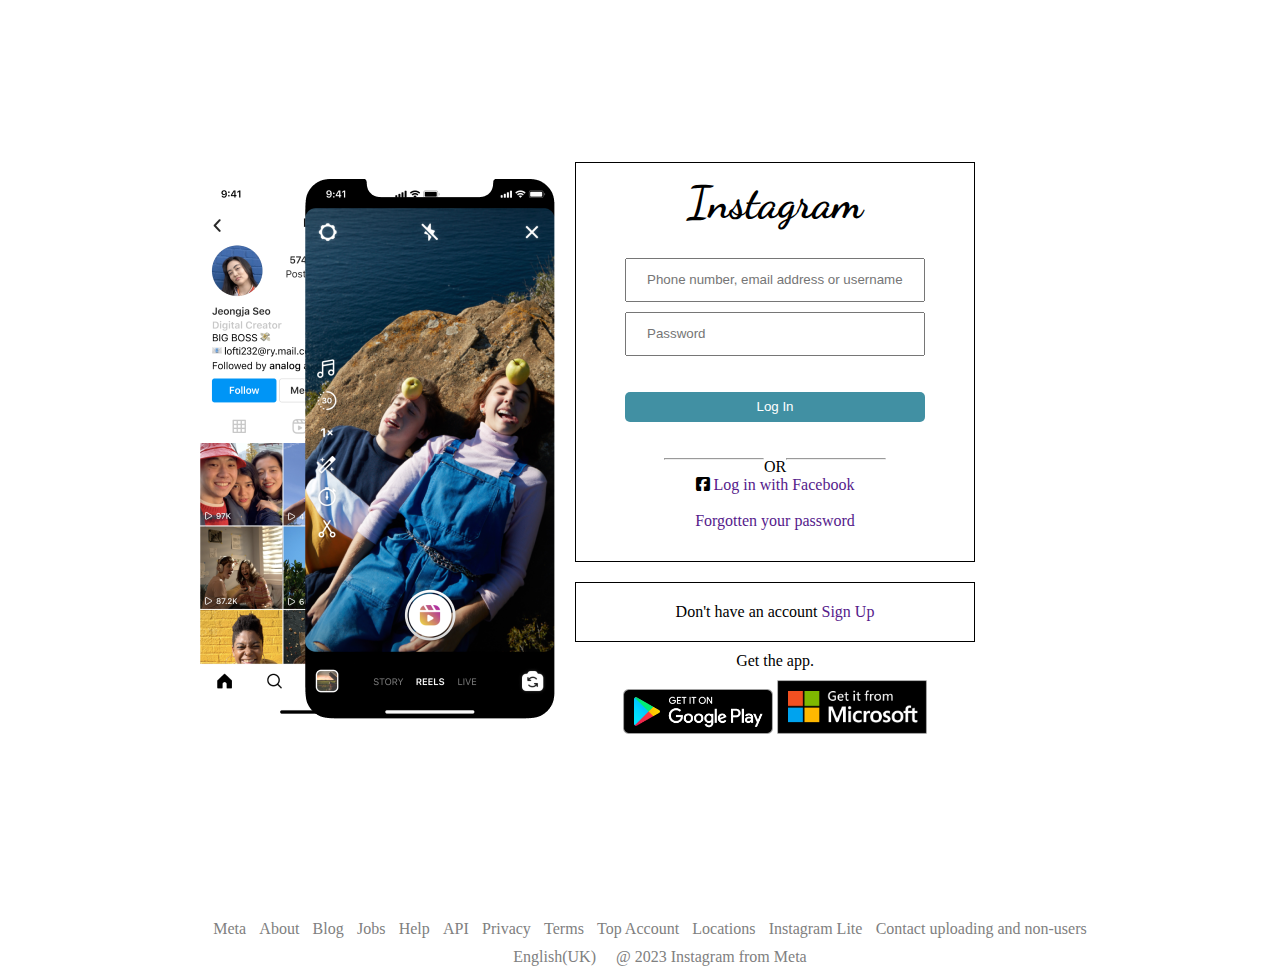
<file: index.html>
<!DOCTYPE html>
<html lang="en">
<head>
    <meta charset="UTF-8">
    <meta http-equiv="X-UA-Compatible" content="IE=edge">
    <meta name="viewport" content="width=device-width, initial-scale=1.0">
    <title>Instagram</title>
    <link rel="stylesheet" href="style.css">
    <link rel="preconnect" href="https://fonts.googleapis.com">
<link rel="preconnect" href="https://fonts.gstatic.com" crossorigin>
<link href="https://fonts.googleapis.com/css2?family=Dancing+Script&display=swap" rel="stylesheet">
<link rel="stylesheet" href="https://cdnjs.cloudflare.com/ajax/libs/font-awesome/6.3.0/css/all.min.css">
</head>
<body>
    <div class="container">
        <div class="img-section">
            <img src="./img/Instagram_files/screenshot3.png" alt="">
            <img src="./img/Instagram_files/screenshot4.png" alt="">
        </div>
  <div class="form-section">
    <div  class="box">
        <div class="font"><p><b>Instagram</b></p><br></div>
        
        <input type="text" placeholder="Phone number, email address or username">
        <input type="password" placeholder="Password"><br><br>
        <button>Log In</button><br><br>
        <div class="line"> <hr> OR <hr></div>
        <div class="box1">
        <span><i class="fa-brands fa-square-facebook"></i> <a href="">Log in with Facebook</a> </span><br>
        
        <a href="">Forgotten your password</a><br>
        </div>
        
    </div>
    <div class="account">
        <p>Don't have an account <a href="">Sign Up</a></p>
    </div>
    <div class="google">
        <p> Get the app.</p>
        <span><img src="./img/Instagram_files/c5Rp7Ym-Klz.png" alt="">
        <img src="./img/Instagram_files/EHY6QnZYdNX.png" alt=""></span>
    </div>



  </div>

  
</div>
<div class="listing">
    <ul>
        <li>Meta</li>
        <li>About</li>
        <li>Blog</li>
        <li>Jobs</li>
        <li>Help</li>
        <li>API</li>
        <li>Privacy</li>
        <li>Terms</li>
        <li>Top Account</li>
        <li>Locations</li>
        <li>Instagram Lite</li>
        <li>Contact uploading and non-users</li>
    </ul>
    <ul>
        <li>English(UK)</li>
        <li>@ 2023 Instagram from Meta </li>
    </ul>
  </div>
</body>
</html>
</file>
<file: style.css>
*{
    margin: 0%;
    padding: 0%;
    box-sizing: border-box;
}hr{
    width: 200px;
}
.container{
    display: flex;
    height: 100vh;
    width: 100%;
    justify-content: center;
    align-items: center;
    /*background-color: antiquewhite;*/
    display: flex;
    flex-direction: row;
    position: relative;
    
}
.form-section{
    display: flex;
    flex-direction: column;
    align-items: center;
    justify-content: center;
}
.box{
    width: 400px;
    height: 400px;
    align-items: center;
    justify-content: center;
    flex-direction: column;
    display: flex;

    /*padding: 100px;*/
    /*background-color:gray;*/
    border:1px solid black;
}
button{
    background-color: rgb(65, 144, 163);
    border: none;
    color: white;
    
    width: 300px;
    height: 30px;
    border-radius: 5px;
}
.line{
   
    display: flex;
    flex-direction: row;

}
.line hr{
    height: 1px;
    width: 100px;
}
.box img{
    width: 80px;
    height: 50px ;
    
}
.box1 img{
    width:20px ;
    height: 20px;
}
.horizon{
    display: flex;
    
}
.font p{
    display: flex;
    flex-direction: row;
    font-family: Dancing Script, cursive;
    font-size: 45px;
   

}
.box1{
    /*margin-left:-30px;*/
    display: flex;
    align-items: center;
    justify-content: center;
    flex-direction: column;

}
a{
    text-decoration: none;
}
.account{
    border: 1px solid black;
    width: 400px;
    height: 60px;
    margin-top: 20px;
    
}
.img-section{
    margin-right: 20px;
}
.img-section img:first-child{
    position: absolute;
    left: 200px;
    z-index: -1;
}
input{
    width: 300px;
    height: 30px;
    padding: 20px;
    margin-top: 10px;
   /* display: flex;
    flex-direction: column;*/
    
    
}
.account p{
    text-align: center;
    margin-top: 20px;
    
}
.google{
    width: 400px;
    display: flex;
    flex-direction: column;
    align-items: center;
    justify-content: center;
}
.google p{
    text-align: center;
    margin-top: 10px;
}
.google span{
    margin-top: 10px;
}
.google span img{
    width: 150px;
}
.listing{
    width: 900px;
    display: flex;
    justify-content: center;
    align-items: center;
    flex-direction: column;
    margin-top: 20px;
    margin-left: 200px;
    
}
.listing ul:first-child{
    display: flex;
    width: 100%;
    flex-direction: row;
    list-style: none;
    justify-content: space-evenly;
    text-align: center;
    color: gray;
   
}
.listing ul:last-child{
    margin-top: 10px;
    display: flex;
    width: 100%;
    flex-direction: row;
    align-items: center;
    justify-content: center;
    list-style: none;
   
    text-align: center;
    color: gray;
}
.listing ul:last-child li{
    margin-left: 20px;
}
</file>
